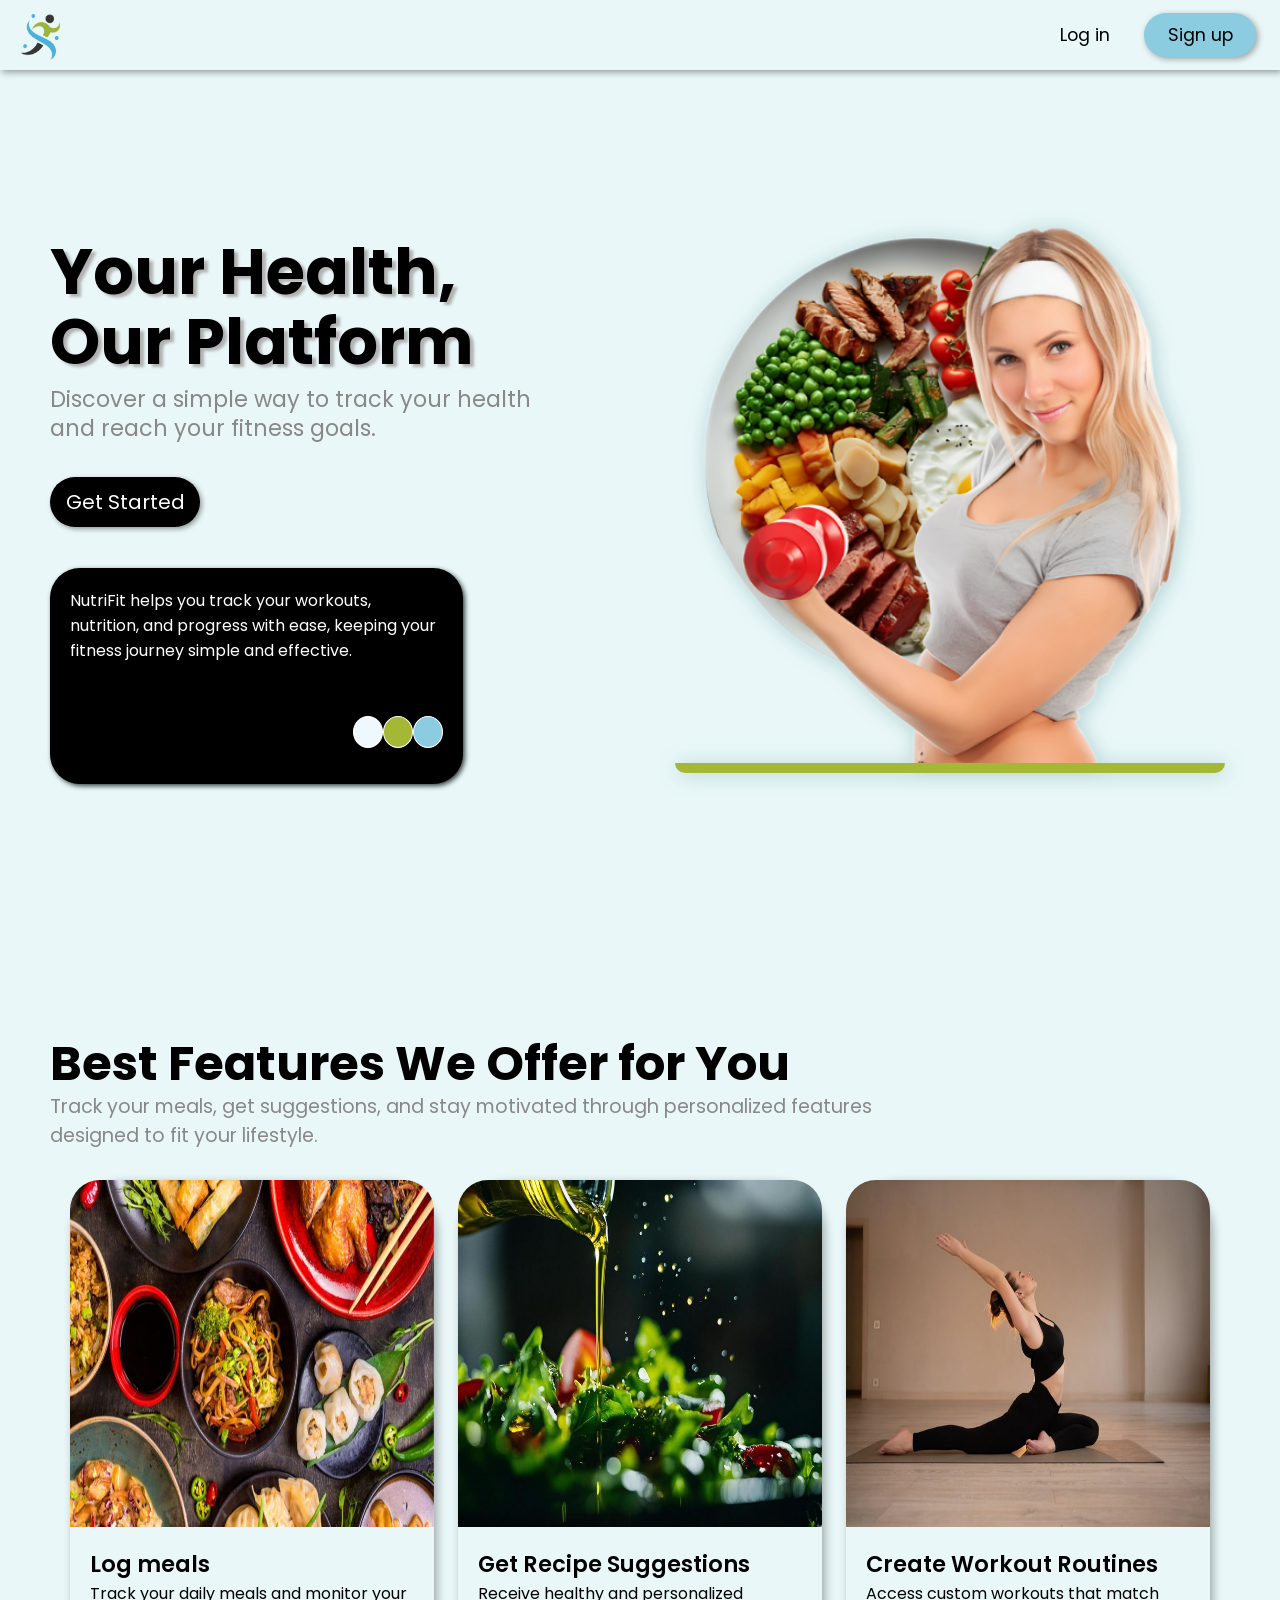
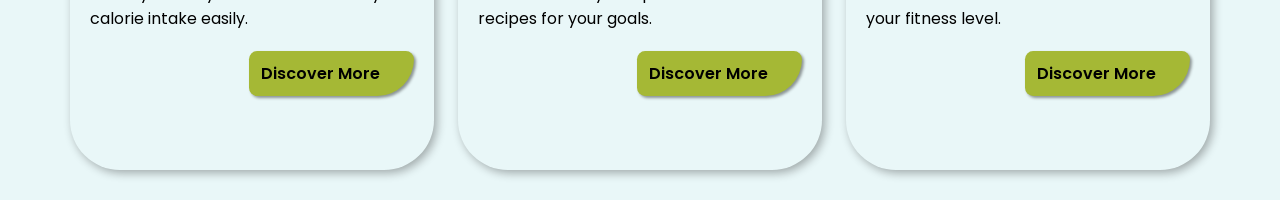
<file: index.html>
<!DOCTYPE html>
<html lang="en">
<head>
    <meta charset="UTF-8">
    <meta name="viewport" content="width=device-width, initial-scale=1.0">
    <title>Your Health, Our App</title>
    <link rel="stylesheet" href="/styles/landing.css">
    <link href="https://fonts.googleapis.com/css2?family=Poppins:wght@300;500;700&display=swap" rel="stylesheet">
    <link rel="icon" type="image/png" href="/assets/images/fit_Icon.png">
    <link rel="apple-touch-icon" href="/assets/images/fit_Icon.png">
</head>
<body>
   <nav class = "navi">
        <div class="logoContainer">
            <img src = "/assets/images/logo2.png">
        </div>
        <div class="log">
            <div class="loginButton">
                <a href = "/auth.html"><p>Log in</p></a>
            </div>
        </div>
        <div class="sign">
            <div class="signButton">
                <a href = "/signup.html"><p>Sign up</p></a>
            </div>
        </div>
   </nav>
   <div class="mainContainer">
        <div class="first">
            <div class="leftFirst">
                <div class="tagline">
                    <p>Your Health, Our Platform</p>
                </div>
                <div class="desc">
                    <p>Discover a simple way to track your health<br>and reach your fitness goals.</p>
                </div>
                <div class="getStarted">
                    <a class ="designA" href ="/auth.html"><div class="actualGetStarted">Get Started</div></a>
                </div>
                <div class="about">
                    <div class="aboutContent">
                        <div class="aboutDesc">
                            <p>NutriFit helps you track your workouts, nutrition, and progress with ease, keeping your fitness journey simple and effective.</p>
                        </div>
                        <div class="circles">
                            <div class="circle"></div>
                            <div class="circle2">
                                <div class="actualCircle sa">.</div>
                                <div class="actualCircle se"></div>
                                <div class="actualCircle si"></div>
                            </div>
                        </div>
                    </div>
                </div>
            </div>
            <div class="rightFirst">
                <img src="/assets/images/ateGirl.png">
            </div>
        </div>
        <div class="second">
          <div class="landingTitle">
            <p>Best Features We Offer for You</p>
          </div>
          <div class="landingDesc">Track your meals, get suggestions, and stay motivated through personalized features designed to fit your lifestyle.</div>
          <div class="features">
              <div class="feat1">
                  <div class="landingImag">
                    <img src="/assets/images/logMeal.jpg">
                  </div>
                  <div class="landingInfoDesc">
                    <p class="head">Log meals</p>
                    <p class="head2">Track your daily meals and monitor your calorie intake easily.</p>
                    <a class ="designB" href ="/auth.html"><div class="discover">Discover More</div></a>
                  </div>
              </div>
              <div class="feat2">
                  <div class="landingImag">
                    <img src="/assets/images/spices.jpg">
                  </div>
                  <div class="landingInfoDesc">
                    <p class="head">Get Recipe Suggestions</p>
                    <p class="head2">Receive healthy and personalized recipes for your goals.</p>
                    <a class ="designB" href ="/auth.html"><div class="discover">Discover More</div></a>
                  </div>
                </div>
                <div class="feat3">
                  <div class="landingImag">
                    <img src="/assets/images/work.jpg">
                  </div>
                  <div class="landingInfoDesc">
                    <p class="head">Create Workout Routines</p>
                    <p class="head2">Access custom workouts that match your fitness level.</p>
                    <a class ="designB" href ="/auth.html"><div class="discover">Discover More</div></a>
                  </div>
              </div>
          </div>
        </div>
    </div>
   </div>
   <script src = "/script/landingPage.js"></script>
</body>
</html>
</file>
<file: styles/landing.css>
@import url('https://fonts.googleapis.com/css2?family=Amaranth:ital,wght@0,400;0,700;1,400;1,700&family=Bebas+Neue&family=Berkshire+Swash&family=Black+Han+Sans&family=Cal+Sans&family=Carter+One&family=Comic+Relief:wght@400;700&family=Happy+Monkey&family=Inria+Sans:ital,wght@0,300;0,400;0,700;1,300;1,400;1,700&family=Inter:ital,opsz,wght@0,14..32,100..900;1,14..32,100..900&family=Jua&family=Lilita+One&family=Lobster+Two:ital,wght@0,400;0,700;1,400;1,700&family=Luckiest+Guy&family=Madimi+One&family=New+Amsterdam&family=Nunito:ital,wght@0,200..1000;1,200..1000&family=Odibee+Sans&family=Outfit:wght@100..900&family=Pacifico&family=Pangolin&family=Passion+One:wght@400;700;900&family=Playwrite+DE+Grund:wght@100..400&family=Poppins:ital,wght@0,100;0,200;0,300;0,400;0,500;0,600;0,700;0,800;0,900;1,100;1,200;1,300;1,400;1,500;1,600;1,700;1,800;1,900&family=Raleway:ital,wght@0,100..900;1,100..900&family=Roboto:ital,wght@0,100..900;1,100..900&family=Rubik:ital,wght@0,300..900;1,300..900&family=Sniglet:wght@400;800&family=Space+Mono:ital,wght@0,400;0,700;1,400;1,700&family=Staatliches&family=Underdog&display=swap');
* {
    margin: 0;
    padding: 0;
    box-sizing: border-box;
}
body {
    font-family: 'Poppins', sans-serif;
    background-color: #E9F7F8;
    height: auto;
}
.designA{
    display: flex;
    text-decoration: none;
}
.designB{
    text-decoration: none;
    align-self: flex-end;
}
.navi{
    width: 100%;
    height: 70px;
    display: grid;
    position: fixed;
    background-color: #E9F7F8;
    box-shadow: 2px 2px 7px rgba(0, 0, 0, 0.405);
    grid-template-columns: 8fr 1fr 1fr;
    z-index: 2;
}
.logoContainer{
    width: 100%;
    height: 100%;
    display: flex;
    padding: 0px 15px;
    align-items: center;
    position: relative;
}
.logoContainer img{
    position: absolute;
    display: block;
    width: 55px;
    height: 55px;
}
.log, .sign{
    font-size: 1.1rem;
    display: flex;
    align-items: center;
    justify-content: center;
    font-family: 'Poppins';
}
.log a, .sign a{
    text-decoration: none;
    color: black;
}
.loginButton{
    width: 80%;
    display: flex;
    justify-content: end;
    align-items: center;
    height: 44px;
    border-radius: 30px;
}
.signButton:hover{
    transform: scale(1.05);
}
.log{
    width: 160px;
    height: 100%;
    padding-right: 10px;
    justify-content: end;
}
.signButton{
    width: 70%;
    display: flex;
    justify-content: center;
    align-items: center;
    height: 44px;
    border-radius: 30px;
    box-shadow: 2px 2px 6px rgba(0, 0, 0, 0.353);
    background-color: #8BCCE0;
    transition: 0.2s;
}
.sign{
    width: 160px;
    height: 100%;
}
.mainContainer{
    display: grid;
    grid-template-rows: 1fr 1fr;
    width: 100%;
    z-index: -2;
    height: 100%;
}
.first{
    width: 100%;
    height: 100vh;
    display: grid;
    grid-template-columns: 1fr 1fr;
    padding: 95px 20px 0px 20px;
}
.leftFirst{
    width: 100%;
    height: 100%;
    display: grid;
    gap: 0.5rem;
    grid-template-rows: 1.7fr 0.5fr 0.5fr 2fr;
}
.tagline, .desc, .getStarted, .about{
    width: 100%;
    height: 100%;
    padding-left: 30px;
}
.tagline{
    display: flex;
    align-items: end;
    font-size: 4rem;
    line-height: 4.4rem;
    font-weight: 650;
    text-shadow: 4px 3px 3px rgb(177, 177, 177);
    padding-left: 30px;
    padding-right: 125px;
}
.desc{
    line-height: 1.8rem;
    color: #888888;
    font-size: 1.4rem;
}
.actualGetStarted{
    display: flex;
    justify-content: center;
    align-items: center;
    border-radius: 30px;
    font-size: 20px;
    background-color: #000000;
    width: 150px;
    box-shadow: 2px 2px 5px rgba(0, 0, 0, 0.384);
    color: white;
    height: 50px;
    cursor: pointer;
    transition: 0.2s;
}
.actualGetStarted:hover{
    transform: scale(1.03);
    background-color: #000000bd;
}
.aboutContent{
    display: grid;
    grid-template-rows: 1fr 0.4fr;
    padding: 20px;
    border-radius: 30px;
    box-shadow: 2px 2px 5px rgba(14, 24, 26, 0.832);

    background-color: black;
    color: white;
    height: 65%;
    width: 70%;
}
.aboutDesc{
    height: 100%;
}
.circles{
    height: 100%;
    display: grid;
    gap: 0rem;
    grid-template-columns: 2fr 0.5fr;
}
.circle{
    display: grid;
    
    padding: 2.5px 0px;
    grid-template-columns: 1fr 1fr 1fr;
}
.circle2{
    width: 90px;
    height: 37px;
    display: grid;
    padding: 2.5px 0px;
    grid-template-columns: 1fr 1fr 1fr;
}
.actualCircle{
    border: 1px solid white;
    border-radius: 100%;
}
.sa{
    background-color: aliceblue;
}
.se{
    background-color: #A5B835;
}
.si{
    background-color: #8BCCE0;
}
.rightFirst{
    width: 100%;
    display: flex;
    justify-content: center;
    align-items: center;
    height: 100%;
    background-color: rgba(95, 158, 160, 0);
    position: relative;
}
.rightFirst img{
    filter: drop-shadow(2px 2px 10px rgba(17, 94, 102, 0.263));
    position: absolute;
    display: block;
    width: 550px;
    z-index: -1;
    height: 550px;
    border-bottom: 10px solid #A5B835;
    border-radius: 10px;
}
.second{
    width: 100%;
    padding: 95px 20px 0px 20px;
    height: 100vh; 
    display: grid;
    z-index: 1;
    grid-template-rows: 0.6fr 0.3fr 4fr;
}
.landingTitle{
    width: 80%;
    display: flex;
    align-items: end;
    font-size: 3rem;
    line-height: 3.6rem;
    font-weight: 650;
    padding-left: 30px;
    padding-right: 125px;
}

.landingDesc{
    padding-left: 30px;
    width: 70%;
    color: #888888;
    font-size: 1.2rem;
}
.features{
    padding: 30px 50px 30px 50px;
    display: grid;
    gap: 1.5rem;
    grid-template-columns: 1fr 1fr 1fr;

}
.feat1, .feat2, .feat3{
    border-radius: 50px;
    box-shadow: 3px 3px 10px rgba(0, 0, 0, 0.316);
    display: grid;
    grid-template-rows: 1fr 0.7fr;
}
.feat1{
}
.feat2{
}
.feat3{
}

.landingImag{
    position: relative;
}
.landingImag img{
    position: absolute;
    width: 100%;
    height: 100%;
    border-radius: 30px 30px 0px 0px;
}
.landingInfoDesc{
    padding: 20px 20px 0px 20px;
    display: flex;
    flex-direction: column;
}
.head{
    font-size: 1.4rem;
    font-weight: 600;
}
.discover{
    display: flex;
    align-self: end;
    background-color: #A5B835;
    border-radius: 20px 20px 90px 20px;
    padding: 10px 0px;
    color: rgb(0, 0, 0);
    width: 165px;
    margin-top: 20px;
    justify-content: start;
    padding-left: 12px;
    cursor: pointer;
    font-weight: 600;
    transition: 0.3s;
    box-shadow: 2px 2px 3px rgba(0, 0, 0, 0.407);
}
.discover:hover{
    transform: scale(1.02);
    width: 175px;
}





/* Extra small: phones < 480px */
@media (max-width: 479px) {

    .navi{
        width: 100%;
        height: 70px;
        display: grid;
        grid-template-columns: 8fr 0.8fr 0.8fr;
    }
    .logoContainer img{
        width: 50px;
        height: 50px;
    }
    .log, .sign{
        font-size: 1rem;
    }
    .loginButton{
        width: 80%;
        display: flex;
        justify-content: end;
        align-items: center;
        height: 44px;
        padding-right: 10px;
        border-radius: 30px;
    }
    .log{
        width: 105px;
        height: 100%;
        justify-content: end;
    }
    .signButton{
        width: 100px;
        display: flex;
        justify-content: center;
        align-items: center;
        height: 44px;
        border-radius: 30px;
        background-color: #8BCCE0;
    }
    .sign{
        padding-right: 20px;
        justify-content: end;
        width: 105px;
        height: 100%;
    }
    .first{
        width: 100%;
        height: 100vh;
        display: grid;
        grid-template-columns: none;
        grid-template-rows: 0.8fr 1fr;
        padding: 85px 10px 0px 10px;
    }
    .rightFirst{
        order: 1;
    }
    .leftFirst{
        order: 2;
        display: grid;
        gap: 0.5rem;
        grid-template-rows: 0.8fr 0.5fr 0.6fr 1.9fr;
    }
    .tagline, .desc, .getStarted, .about{
        width: 100%;
        height: 100%;
    }

    .tagline{
        text-align: center;
        display: flex;
        align-items: end;
        justify-content: center;
        font-size: 1.8rem;
        line-height: 2.1rem;
        font-weight: 650;
        padding: 0px;

    }
    .desc{
        padding: 0px;
        text-align: center;
        align-items: center;
        justify-content: center;
        display: flex;
        line-height: 1.2rem;
        color: #888888;
        font-size: 1rem;
    }
    .getStarted{
                padding: 0px;
        align-items: center;
        display: flex;
        justify-content: center;
    }
    .actualGetStarted{
        
        display: flex;
        justify-content: center;
        align-items: center;
        border-radius: 30px;
        font-size: 18px;
        background-color: #000000;
        width: 145px;
        color: white;
        height: 48px;
    }
    .about{
        padding: 0px;

        display: flex;
        justify-content: center;
    }

    .aboutContent{
        display: grid;
        grid-template-rows: 1fr 0.4fr;
        padding: 0px;
        border-radius: 30px;
        background-color: black;
        color: white;
        height: 65%;
        padding: 15px 20px;
        width: 350px;
        height: 110px;
    }
    .aboutDesc{
        height: 100%;
        font-size: 0.7rem;
    }
    .circles{
        height: 100%;
        display: grid;
        gap: 0rem;
        grid-template-columns: 2fr 0.5fr;
    }
    .circle{
        display: grid;
        padding: 2.5px 0px;
        grid-template-columns: 1fr 1fr 1fr;
    }
    .circle2{
        width: 78px;
        display: grid;
        height: 31px;
        padding: 2.5px 0px;
        grid-template-columns: 1fr 1fr 1fr;
    }
    .actualCircle{
        border: 1px solid white;
        border-radius: 100%;
    }
    .sa{
        background-color: aliceblue;
    }
    .se{
        background-color: #A5B835;
    }
    .si{
        background-color: #8BCCE0;
    }
    .rightFirst{
        width: 100%;
        display: flex;
        justify-content: center;
        align-items: center;
        height: 100%;
        z-index: -1;
        padding-top: 10px;
        background-color: rgba(95, 158, 160, 0);
        position: relative;
    }
    .rightFirst img{
        filter: drop-shadow(2px 2px 10px rgba(17, 94, 102, 0.263));
        position: absolute;
        display: block;
        width: 300px;
        z-index: 1;
        height: 300px;
        border-bottom: 10px solid #A5B835;
        border-radius: 10px;
    }
    .second{
        width: 100%;
        padding: 70px 10px 0px 10px;
        height: 100vh; 
        display: grid;
        grid-template-rows: 0.6fr 0.3fr 4fr;
    }
    .landingTitle{
        display: flex;
        justify-content: center;
        width: 100%;
        font-size: 1.3rem;
        line-height: 2.5rem;
        font-weight: 650;
        text-align: center;
        padding: 0px 10px;
    }

    .landingDesc{
        padding: 0px 15px;
        width: 100%;
        text-align: center;
        justify-content: center;
        display: flex;
        color: #888888;
        font-size: 0.8rem;
    }
    .features{
        padding: 20px 20px 30px 20px;
        display: grid;
        gap: 1.2rem;
        grid-template-columns: none;
        grid-template-rows: 1fr 1fr 1fr;

    }
    .feat1, .feat2, .feat3{
        border-radius: 50px;
        box-shadow: 3px 3px 10px rgba(0, 0, 0, 0.316);
        display: grid;
        grid-template-rows: 1fr 0.7fr;
    }
    .landingImag{
        position: relative;
    }
    .landingImag img{
        position: absolute;
        width: 100%;
        height: 100%;
        border-radius: 30px 30px 0px 0px;
    }
    .landingInfoDesc{
        padding: 20px 20px 0px 20px;
        display: flex;
        flex-direction: column;
    }
    .head{
        font-size: 1.1rem;
        font-weight: 600;
    }
    .head2{
        font-size: 0.9rem;
    }
    .discover{
        display: flex;
        align-self: end;
        background-color: #A5B835;
        border-radius: 20px 20px 90px 20px;
        padding: 8px 0px;
        color: rgb(0, 0, 0);
        width: 140px;
        margin-bottom: 15px;
        justify-content: start;
        padding-left: 12px;
        cursor: pointer;
        font-weight: 600;
        transition: 0.3s;
        font-size: 0.9rem;
        box-shadow: 2px 2px 3px rgba(0, 0, 0, 0.407);
    }
    .discover:hover{
        transform: scale(1.02);
        width: 155px;
    }


}

/* Small: phones 480px–767px */
@media (min-width: 480px) and (max-width: 767px) {

    .first{
        width: 100%;
        height: 100vh;
        display: grid;
        grid-template-columns: none;
        grid-template-rows: 0.8fr 1fr;
        padding: 85px 10px 0px 10px;
    }
    .rightFirst{
        order: 1;
    }
    .leftFirst{
        order: 2;
        display: grid;
        gap: 0.5rem;
        padding: 0px;
        grid-template-rows: 0.8fr 0.7fr 0.8fr 1.9fr;
    }
    .tagline, .desc, .getStarted, .about{
        width: 100%;
        height: 100%;
    }
    .tagline{
        text-align: center;
        display: flex;
        align-items: end;
        justify-content: center;
        font-size: 2rem;
        line-height: 2rem;
        font-weight: 650;
        padding: 0px;

    }
    .desc{
        padding: 0px;
        text-align: center;
        line-height: 1.3rem;
        color: #888888;
        font-size: 1.1rem;
    }
    .getStarted{
                padding: 0px;

        display: flex;
        justify-content: center;
    }
    .actualGetStarted{
        
        display: flex;
        justify-content: center;
        align-items: center;
        border-radius: 30px;
        font-size: 18px;
        background-color: #000000;
        width: 145px;
        color: white;
        height: 48px;
    }
    .about{
        padding: 0px;

        display: flex;
        justify-content: center;
    }

    .aboutContent{
        display: grid;
        grid-template-rows: 1fr 0.4fr;
        padding: 0px;
        border-radius: 30px;
        background-color: black;
        color: white;
        height: 65%;
        padding: 15px 20px;
        width: 370px;
        height: 110px;
    }
    .aboutDesc{
        height: 100%;
        font-size: 0.7rem;
    }
    .circles{
        height: 100%;
        display: grid;
        gap: 0rem;
        grid-template-columns: 2fr 0.5fr;
    }
    .circle{
        display: grid;
        padding: 2.5px 0px;
        grid-template-columns: 1fr 1fr 1fr;
    }
    .circle2{
        width: 78px;
        display: grid;
        height: 31px;
        padding: 2.5px 0px;
        grid-template-columns: 1fr 1fr 1fr;
    }
    .actualCircle{
        border: 1px solid white;
        border-radius: 100%;
    }
    .sa{
        background-color: aliceblue;
    }
    .se{
        background-color: #A5B835;
    }
    .si{
        background-color: #8BCCE0;
    }
    .rightFirst{
        width: 100%;
        display: flex;
        justify-content: center;
        align-items: center;
        height: 100%;
        z-index: -1;
        padding-top: 10px;
        background-color: rgba(95, 158, 160, 0);
        position: relative;
    }
    .rightFirst img{
        filter: drop-shadow(2px 2px 10px rgba(17, 94, 102, 0.263));
        position: absolute;
        display: block;
        width: 300px;
        z-index: 1;
        height: 300px;
        border-bottom: 10px solid #A5B835;
        border-radius: 10px;
    }
    .second{
        width: 100%;
        padding: 70px 10px 0px 10px;
        height: 100vh; 
        display: grid;
        grid-template-rows: 0.6fr 0.3fr 4fr;
    }
    .landingTitle{
        display: flex;
        justify-content: center;
        width: 100%;
        font-size: 2.1rem;
        line-height: 3rem;
        font-weight: 650;
        text-align: center;
        padding: 0px 50px;
    }

    .landingDesc{
        padding: 0px 10px;
        width: 100%;
        text-align: center;
        justify-content: center;
        display: flex;
        color: #888888;
        font-size: 0.9rem;
    }
    .features{
        padding: 20px 20px 30px 20px;
        display: grid;
        gap: 1.2rem;
        grid-template-columns: none;
        grid-template-rows: 1fr 1fr 1fr;

    }
    .feat1, .feat2, .feat3{
        border-radius: 50px;
        box-shadow: 3px 3px 10px rgba(0, 0, 0, 0.316);
        display: grid;
        grid-template-rows: 1fr 0.7fr;
    }
    .landingImag{
        position: relative;
    }
    .landingImag img{
        position: absolute;
        width: 100%;
        height: 100%;
        border-radius: 30px 30px 0px 0px;
    }
    .landingInfoDesc{
        padding: 20px 20px 0px 20px;
        display: flex;
        flex-direction: column;
    }
    .head{
        font-size: 1.1rem;
        font-weight: 600;
    }
    .head2{
        font-size: 0.9rem;
    }
    .discover{
        display: flex;
        align-self: end;
        background-color: #A5B835;
        border-radius: 20px 20px 90px 20px;
        padding: 10px 0px;
        color: rgb(0, 0, 0);
        width: 165px;
        margin-bottom: 15px;
        justify-content: start;
        padding-left: 12px;
        cursor: pointer;
        font-weight: 600;
        transition: 0.3s;
        box-shadow: 2px 2px 3px rgba(0, 0, 0, 0.407);
    }
    .discover:hover{
        transform: scale(1.02);
        width: 175px;
    }

}

/* Medium: tablets 768px–991px */
@media (min-width: 768px) and (max-width: 991px) {
    .first{
        width: 100%;
        height: 100vh;
        display: grid;
        grid-template-columns: none;
        grid-template-rows: 1fr 0.95fr;
        padding: 85px 10px 0px 10px;
    }
    .rightFirst{
        order: 1;
    }
    .rightFirst img{
        filter: drop-shadow(2px 2px 10px rgba(17, 94, 102, 0.263));
        position: absolute;
        display: block;
        width: 500px;
        z-index: -1;
        height: 500px;
        border-bottom: 10px solid #A5B835;
        border-radius: 10px;
    }
    .leftFirst{
        order: 2;
        display: grid;
        gap: 0.5rem;
        grid-template-rows: 0.8fr 0.7fr 0.8fr 1.9fr;
    }
    .tagline, .desc, .getStarted, .about{
        width: 100%;
        height: 100%;
    }
    .tagline{
        display: flex;
        align-items: end;
        justify-content: center;
        font-size: 2.3rem;
        line-height: 3rem;
        font-weight: 650;
            padding-right: 30px;
        padding-left: 30px;
    }
    .desc{
        text-align: center;
        line-height: 1.3rem;
        color: #888888;
        font-size: 1.2rem;
    }
    .getStarted{
        display: flex;
        justify-content: center;
    }
    .actualGetStarted{
        display: flex;
        justify-content: center;
        align-items: center;
        border-radius: 30px;
        font-size: 18px;
        background-color: #000000;
        width: 145px;
        color: white;
        height: 48px;
    }
    .about{
        display: flex;
        justify-content: center;
    }

    .aboutContent{
        display: grid;
        grid-template-rows: 1fr 0.4fr;
        padding: 0px;
        border-radius: 30px;
        background-color: black;
        color: white;
        height: 65%;
        padding: 15px 20px;
        width: 490px;
        height: 100px;
    }
    .aboutDesc{
        height: 100%;
        font-size: 0.8rem;
    }
    .circles{
        height: 100%;
        display: grid;
        gap: 0rem;
        grid-template-columns: 2fr 0.5fr;
    }
    .circle{
        display: grid;
        padding: 2.5px 0px;
        grid-template-columns: 1fr 1fr 1fr;
    }
    .circle2{
        width: 78px;
        display: grid;
        height: 31px;
        padding: 2.5px 0px;
        grid-template-columns: 1fr 1fr 1fr;
    }
    .actualCircle{
        border: 1px solid white;
        border-radius: 100%;
    }
    .sa{
        background-color: aliceblue;
    }
    .se{
        background-color: #A5B835;
    }
    .si{
        background-color: #8BCCE0;
    }
    .rightFirst{
        width: 100%;
        display: flex;
        justify-content: center;
        align-items: center;
        height: 100%;
        z-index: -1;
        padding-top: 10px;
        background-color: rgba(95, 158, 160, 0);
        position: relative;
    }
    .rightFirst img{
        filter: drop-shadow(2px 2px 10px rgba(17, 94, 102, 0.263));
        position: absolute;
        display: block;
        width: 300px;
        z-index: 1;
        height: 300px;
        border-bottom: 10px solid #A5B835;
        border-radius: 10px;
    }

    .second{
        width: 100%;
        padding: 70px 10px 0px 10px;
        height: 100vh; 
        display: grid;
        grid-template-rows: 0.6fr 0.3fr 4fr;
    }
    .landingTitle{
        width: 100%;
        display: flex;
        align-items: end;
        font-size: 2.1rem;
        line-height: 3.6rem;
        font-weight: 650;
        padding-left: 20px;
        padding-right: 125px;
    }

    .landingDesc{
        padding-left: 20px;
        width: 90%;
        color: #888888;
        font-size: 1rem;
    }
    .features{
        padding: 20px 20px 30px 20px;
        display: grid;
        gap: 1.2rem;
        grid-template-columns: none;
        grid-template-rows: 1fr 1fr 1fr;

    }
    .feat1, .feat2, .feat3{
        border-radius: 50px;
        box-shadow: 3px 3px 10px rgba(0, 0, 0, 0.316);
        display: grid;
        grid-template-rows: 1fr 0.7fr;
    }
    .landingImag{
        position: relative;
    }
    .landingImag img{
        position: absolute;
        width: 100%;
        height: 100%;
        border-radius: 30px 30px 0px 0px;
    }
    .landingInfoDesc{
        padding: 20px 20px 0px 20px;
        display: flex;
        flex-direction: column;
    }
    .head{
        font-size: 1.1rem;
        font-weight: 600;
    }
    .head2{
        font-size: 0.9rem;
    }
    .discover{
        display: flex;
        align-self: end;
        background-color: #A5B835;
        border-radius: 20px 20px 90px 20px;
        padding: 10px 0px;
        color: rgb(0, 0, 0);
        width: 165px;
        margin-bottom: 15px;
        justify-content: start;
        padding-left: 12px;
        cursor: pointer;
        font-weight: 600;
        transition: 0.3s;
        box-shadow: 2px 2px 3px rgba(0, 0, 0, 0.407);
    }
    .discover:hover{
        transform: scale(1.02);
        width: 175px;
    }

}

/* Large: laptops 992px–1199px */
@media (min-width: 992px) and (max-width: 1199px) { 
    .first{
        width: 100%;
        height: 100vh;
        display: grid;
        grid-template-columns: 1fr 1fr;
        padding: 95px 20px 0px 20px;
    }
    .leftFirst{
        width: 100%;
        height: 100%;
        display: grid;
        gap: 0.5rem;
        grid-template-rows: 1.7fr 0.5fr 0.5fr 2fr;
    }
    .tagline, .desc, .getStarted, .about{
        width: 100%;
        height: 100%;
        padding-left: 30px;
    }
    .tagline{
        display: flex;
        align-items: end;
        font-size: 3.7rem;
        line-height: 4.2rem;
        font-weight: 650;
            padding-right: 5px;
        padding-left: 30px;
    }
    .desc{
        line-height: 1.8rem;
        color: #888888;
        font-size: 1.2rem;
    }
    .actualGetStarted{
        display: flex;
        justify-content: center;
        align-items: center;
        border-radius: 30px;
        font-size: 18px;
        background-color: #000000;
        width: 145px;
        color: white;
        height: 48px;
    }

    .aboutContent{
        display: grid;
        grid-template-rows: 1fr 0.4fr;
        padding: 20px;
        border-radius: 30px;
        background-color: black;
        color: white;
        height: 65%;
        width: 430px;
    }
    .aboutDesc{
        height: 100%;
    }
    .circles{
        height: 100%;
        display: grid;
        gap: 0rem;
        grid-template-columns: 2fr 0.5fr;
    }
    .circle{
        display: grid;
        padding: 2.5px 0px;
        grid-template-columns: 1fr 1fr 1fr;
    }
    .circle2{
        width: 90px;
        display: grid;
        padding: 2.5px 0px;
        grid-template-columns: 1fr 1fr 1fr;
    }
    .actualCircle{
        border: 1px solid white;
        border-radius: 100%;
    }
    .sa{
        background-color: aliceblue;
    }
    .se{
        background-color: #A5B835;
    }
    .si{
        background-color: #8BCCE0;
    }
    .rightFirst{
        width: 100%;
        display: flex;
        justify-content: center;
        align-items: center;
        height: 100%;
        z-index: -1;
        background-color: rgba(95, 158, 160, 0);
        position: relative;
    }
    .rightFirst img{
        filter: drop-shadow(2px 2px 10px rgba(17, 94, 102, 0.263));
        position: absolute;
        display: block;
        width: 440px;
        z-index: 1;
        height: 440px;
        border-bottom: 10px solid #A5B835;
        border-radius: 10px;
    }

    .second{
        width: 100%;
        padding: 95px 10px 0px 10px;
        height: 100vh; 
        display: grid;
        grid-template-rows: 0.6fr 0.3fr 4fr;
    }
    .landingTitle{
        width: 90%;
        display: flex;
        align-items: end;
        font-size: 2.5rem;
        line-height: 3.6rem;
        font-weight: 650;
        padding-left: 20px;
        padding-right: 125px;
    }

    .landingDesc{
        padding-left: 20px;
        width: 90%;
        color: #888888;
        font-size: 1.2rem;
    }
    .features{
        padding: 30px 20px 30px 20px;
        display: grid;
        gap: 1.2rem;
        grid-template-columns: 1fr 1fr 1fr;

    }
    .feat1, .feat2, .feat3{
        border-radius: 50px;
        box-shadow: 3px 3px 10px rgba(0, 0, 0, 0.316);
        display: grid;
        grid-template-rows: 1fr 0.7fr;
    }
    .landingImag{
        position: relative;
    }
    .landingImag img{
        position: absolute;
        width: 100%;
        height: 100%;
        border-radius: 30px 30px 0px 0px;
    }
    .landingInfoDesc{
        padding: 20px 20px 0px 20px;
        display: flex;
        flex-direction: column;
    }
    .head{
        font-size: 1.1rem;
        font-weight: 600;
    }
    .head2{
        font-size: 0.9rem;
    }
    .discover{
        display: flex;
        align-self: end;
        background-color: #A5B835;
        border-radius: 20px 20px 90px 20px;
        padding: 10px 0px;
        color: rgb(0, 0, 0);
        width: 165px;
        margin-top: 30px;
        justify-content: start;
        padding-left: 12px;
        cursor: pointer;
        font-weight: 600;
        transition: 0.3s;
        box-shadow: 2px 2px 3px rgba(0, 0, 0, 0.407);
    }
    .discover:hover{
        transform: scale(1.02);
        width: 175px;
    }




}

/* Extra Large: desktops ≥ 1200px */
@media (min-width: 1200px) {

}
</file>
